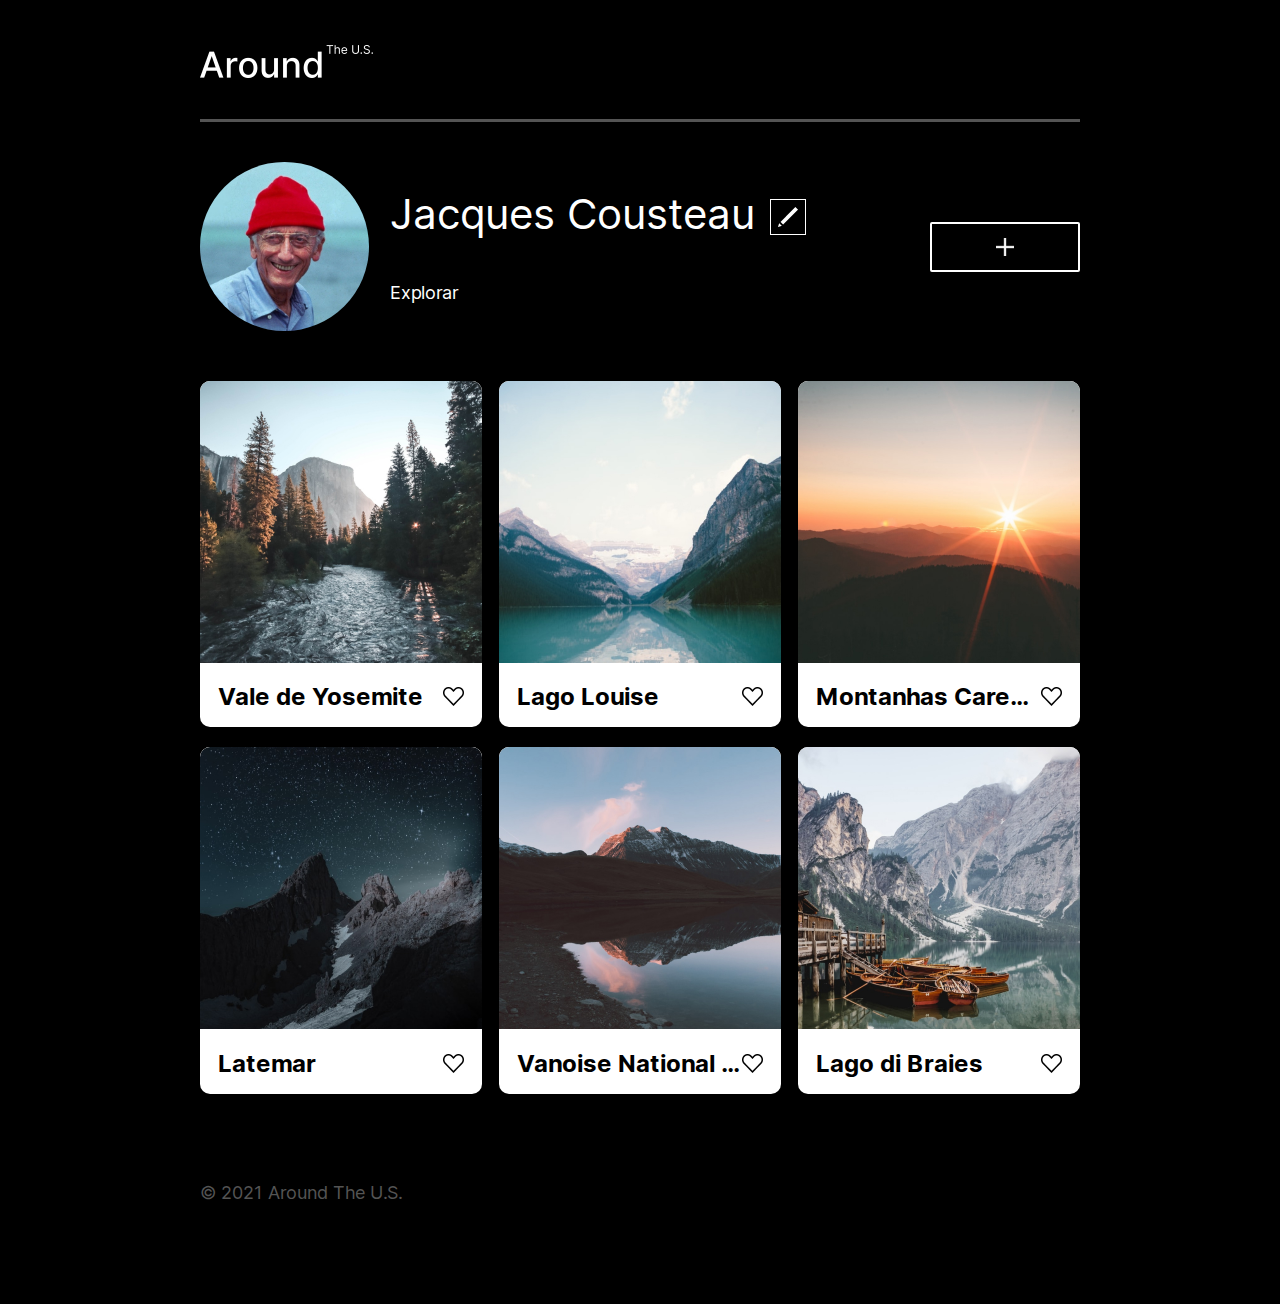
<file: index.html>
<!DOCTYPE html>
<html lang="pt-br">
  <head>
    <meta charset="UTF-8" />
    <meta http-equiv="X-UA-Compatible" content="IE=edge" />
    <meta name="viewport" content="width=device-width, initial-scale=1.0" />
    <link rel="stylesheet" href="../pages/index.css" />
    <title>Around the U.S</title>
  </head>
  <body class="root">
    <div class="page">
      <header class="header">
        <img
          class="header__logo"
          src="../images/logo.png"
          alt="logo da Around the U.S"
        />
      </header>
      <main class="content">
        <nav class="user">
          <img
            class="user__picture"
            src="../images/profile__picture.jpg"
            alt="foto do usuário"
          />
          <h1 class="user__name">Jacques Cousteau</h1>
          <h2 class="user__description">Explorar</h2>
          <a class="user__link-edit" type="button" href="#"
            ><img
              class="user__edit"
              src="../images/edit_button__image.png"
              alt="clique aqui para editar seu perfil"
          /></a>
          <a class="user__link-add" href="#"
            ><img
              class="user__add_images"
              src="./images/add__image.png"
              alt="clique aqui para adiconar imagens"
          /></a>
        </nav>
        <div class="popupPage" >
        </div>
          <main class="popup">
            <img
              class="popup__close_button"
              src="./images/close_button.png"
              alt="clique para fechar a pagina"
            />
            <section class="form">
              <h1 class="form__title">Editar perfil</h1>
              <form class="form__edit">
                <input
                  class="form__write_camp"
                  placeholder="Nome"
                  type="text"
                  name="username"
                  id="name"
                />

                <input
                  class="form__write_camp"
                  placeholder="Sobre Mim"
                  type="text"
                  name="description"
                  id="description"
                />
                <input
                  class="form__save_button"
                  placeholder="Salvar"
                  type="submit"
                  value="Salvar"
                />
              </form>
            </section>
          </main>

        <section class="cards">
          <figure class="cards__item">
            <img
              class="cards__image"
              src="./images/vale_de_yosemite.jpg"
              alt="foto do Vale de Yosemite"
            />
            <div class="cards__like_block">
              <h1 class="cards__title">Vale de Yosemite</h1>
              <img
                class="cards__like_button"
                src="./images/like__button__image.jpg"
                alt="clique aqui para curtir"
              />
            </div>
          </figure>
          <figure class="cards__item">
            <img
              class="cards__image"
              src="./images/lago_louise.jpg"
              alt="foto do Lago Louise"
            />
            <div class="cards__like_block">
              <h1 class="cards__title">Lago Louise</h1>
              <img
                class="cards__like_button"
                src="./images/like__button__image.jpg"
                alt="clique aqui para curtir"
              />
            </div>
          </figure>
          <figure class="cards__item">
            <img
              class="cards__image"
              src="./images/montanhas_care.jpg"
              alt="foto das Montanhas Carecas"
            />
            <div class="cards__like_block">
              <h1 class="cards__title">Montanhas Carecas</h1>
              <img
                class="cards__like_button"
                src="./images/like__button__image.jpg"
                alt="clique aqui para curtir"
              />
            </div>
          </figure>

          <figure class="cards__item">
            <img
              class="cards__image"
              src="./images/latemar.jpg"
              alt="foto da região de Latemar"
            />
            <div class="cards__like_block">
              <h1 class="cards__title">Latemar</h1>
              <img
                class="cards__like_button"
                src="./images/like__button__image.jpg"
                alt="clique aqui para curtir"
              />
            </div>
          </figure>
          <figure class="cards__item">
            <img
              class="cards__image"
              src="./images/vanoise_nationa.jpg"
              alt="foto de Vanoise National Park"
            />
            <div class="cards__like_block">
              <h1 class="cards__title">Vanoise National Park</h1>
              <img
                class="cards__like_button"
                src="./images/like__button__image.jpg"
                alt="clique aqui para curtir"
              />
            </div>
          </figure>
          <figure class="cards__item">
            <img
              class="cards__image"
              src="./images/lago_di_braies.jpg"
              alt="foto do Vale de Lago di Braies"
            />
            <div class="cards__like_block">
              <h1 class="cards__title">Lago di Braies</h1>
              <img
                class="cards__like_button"
                src="./images/like__button__image.jpg"
                alt="clique aqui para curtir"
              />
            </div>
          </figure>
          <footer class="footer">
            <p class="footer__author">© 2021 Around The U.S.</p>
          </footer>
        </section>
      </main>
    </div>
    <script src="./javascript.js"></script>
  </body>
</html>
</file>
<file: pages/index.css>
@import url(../normalize.css);
@import url(../fonts/inter.css);
@import url(../blocks/root/root.css);
@import url(../blocks/header/header.CSS);
@import url(../blocks/header/__logo/header__logo.css);
@import url(../blocks/user/user.css);
@import url(..//blocks/user/__picture/user__picture.css);
@import url(../blocks/user/__name/user__name.css);
@import url(../blocks/user/__description/user__description.css);
@import url(../blocks/user/__edit/user__edit.css);
@import url(../blocks/user/__link/-edit/user__link-edit.css);
@import url(../blocks/user/__add_images/user__add_images.css);
@import url(../blocks/user/__link/-add/user__link-add.css);
@import url(../blocks/popup/popupPage/popupPage.css);
@import url(../blocks/popup/popup.css);
@import url(../blocks/popup/__close_button/popup__close_button\ .css);
@import url(../blocks/form/form.css);
@import url(../blocks/form/__title/form__title.css);
@import url(../blocks/form/__edit/form__edit.css);
@import url(../blocks/form/__write_camp/form__write_camp.css);
@import url(../blocks/form/__save_button/form__save_button.css);
@import url(../blocks/cards/cards.css);
@import url(../blocks/cards/__item/cards__item.css);
@import url(../blocks/cards/__image/cards__image.css);
@import url(../blocks/cards/__like_block/cards__like_block.css);
@import url(../blocks/cards/__title/cards__title.css);
@import url(../blocks/cards/__like_button/cards__like_button.css);
@import url(../blocks/footer/__author/footer__author.css);
</file>
